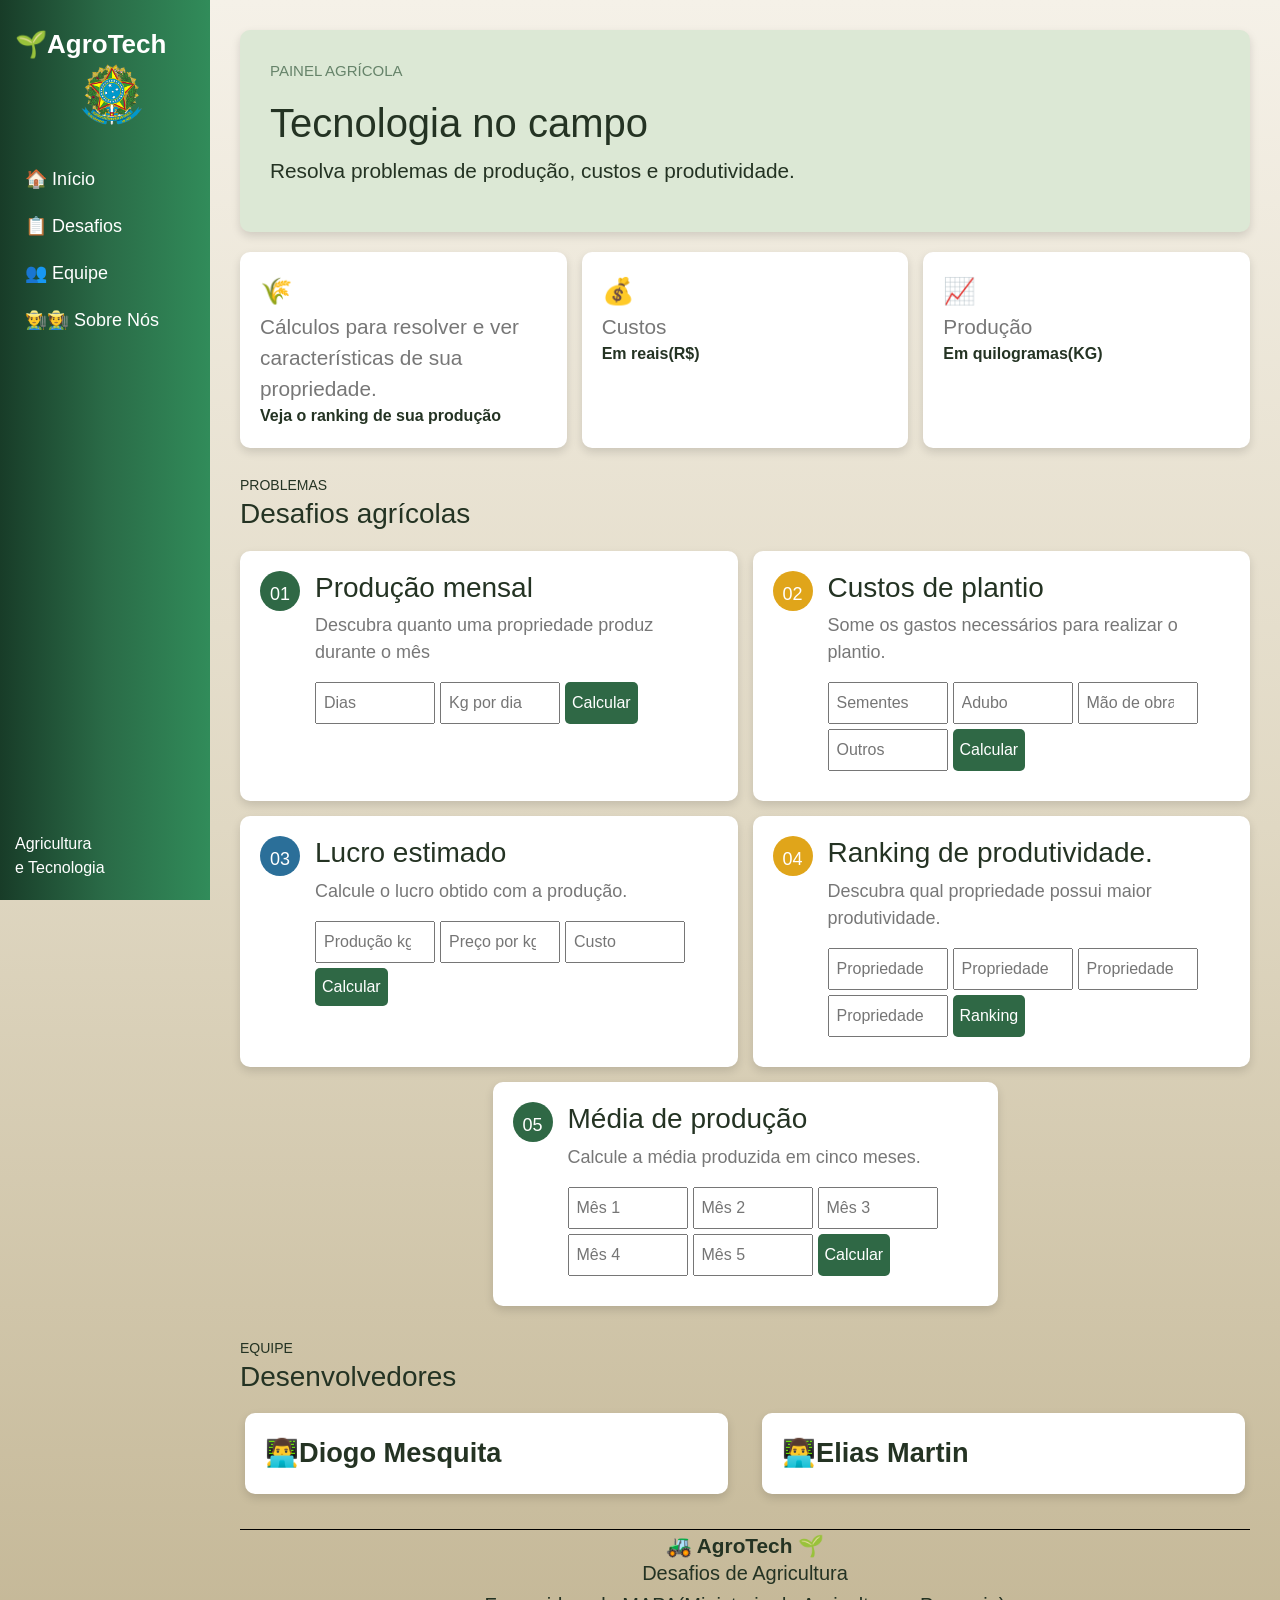
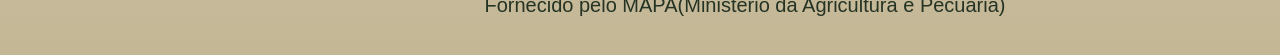
<file: index.html>
<!DOCTYPE html>
<html lang="pt-BR">
<head>
    <meta charset="UTF-8">
    <meta name="viewport" content="width=device-width, initial-scale=1.0">
    <title>AgroTech</title>
    <!-- CSS -->
    <link href="https://cdn.jsdelivr.net/npm/bootstrap@5.3.3/dist/css/bootstrap.min.css" rel="stylesheet">
    <link rel="stylesheet" href="style.css">
</head>
<body>
    <!-- MENU LATERAL -->
  
    <aside class="menu">
        <div class="logo">🌱<span>AgroTech</span>
          <img src="MAPA.png" id="mapa"> 
        </div>
        <nav>
            <a href="#inicio">🏠 Início</a>
            <a href="#desafios">📋 Desafios</a>
            <a href="#equipe">👥 Equipe</a>
            <a href="sobreNos.html">👨‍🌾🧑‍🌾 Sobre Nós</a>
        </nav>
        <div class="menu-final">Agricultura<br>e Tecnologia</div>
    </aside>

    <!-- ÁREA PRINCIPAL -->
    <main class="conteudo" id="inicio">
        <!-- CABEÇALHO -->
      
        <header>
            <p class="pequeno">PAINEL AGRÍCOLA</p>
            <h1>Tecnologia no campo</h1>
            <p>Resolva problemas de produção, custos e produtividade.</p>
        </header>

        <!-- INDICADORES -->
        <section class="indicadores">
            <div class="indicador">
                <span>🌾</span>
                <div>
                    <small>Cálculos para resolver e ver características de sua propriedade.</small>
                    <strong>Veja o ranking de sua produção</strong>
                </div>
            </div>
            
            <div class="indicador">
                <span>💰</span>
                <div>
                    <small>Custos</small>
                    <strong>Em reais(R$)</strong>
                </div>
            </div>

            <div class="indicador">
                <span>📈</span>
                <div>
                    <small>Produção</small>
                    <strong>Em quilogramas(KG)</strong>
                </div>
            </div>
        </section>

        <!-- DESAFIOS -->
        <section id="desafios">
            <div class="titulo">
                <div>
                    <small>PROBLEMAS</small>
                    <h2>Desafios agrícolas</h2>
                </div>
            </div>

            <div class="desafios">
                <!-- DESAFIO 1 -->

                <div class="desafio">
                    <div class="numero">01</div>
                    <div class="descricao">
                        <h3>Produção mensal</h3>
                        <p>Descubra quanto uma propriedade produz durante o mês</p>
                        <div class="form">
                            <input type="number" id="dias" placeholder="Dias">
                            <input type="number" id="producaoDia" placeholder="Kg por dia">
                          
                            <button onclick="producao()"> Calcular </button>
                        </div>
                        <div id="resultado1" class="resultado"></div>
                    </div>
                </div>

                <!-- DESAFIO 2 -->
                <div class="desafio">
                    <div class="numero amarelo">02</div>
                    <div class="descricao">
                        <h3>Custos de plantio</h3>
                        <p>Some os gastos necessários para realizar o plantio.</p>
                        <div class="form">
                            <input type="number" id="sementes" placeholder="Sementes">
                            <input type="number" id="adubo" placeholder="Adubo">
                            <input type="number" id="maoObra" placeholder="Mão de obra">
                            <input type="number" id="outros" placeholder="Outros">

                          <button onclick="custos()">Calcular</button>
                        </div>
                        <div id="resultado2" class="resultado"></div>
                    </div>
                </div>

                <!-- DESAFIO 3 -->
                <div class="desafio">
                    <div class="numero azul">03</div>
                    <div class="descricao">
                        <h3>Lucro estimado</h3>
                        <p>Calcule o lucro obtido com a produção.</p>
                        <div class="form">
                            <input type="number" id="quantidade" placeholder="Produção kg">
                            <input type="number" id="preco"placeholder="Preço por kg">
                            <input type="number" id="custo" placeholder="Custo">
                          
                          <button onclick="lucro()">Calcular</button>
                        </div>
                        <div id="resultado3" class="resultado"></div>
                    </div>
                </div>

                <!-- DESAFIO 4 -->
                <div class="desafio">
                    <div class="numero amarelo">04</div>
                    <div class="descricao">
                        <h3>Ranking de produtividade.</h3>
                        <p>Descubra qual propriedade possui maior produtividade.</p>
                        <div class="form">
                            <input type="number" id="p1" placeholder="Propriedade 1">
                            <input type="number" id="p2" placeholder="Propriedade 2">
                            <input type="number" id="p3" placeholder="Propriedade 3">
                            <input type="number" id="p4" placeholder="Propriedade 4">

                            <button onclick="ranking()">Ranking</button>
                        </div>
                        <div id="resultado4" class="resultado"></div>
                    </div>
                </div>

                <!-- DESAFIO 5 -->
                <div class="desafio desafio5">
                    <div class="numero">05</div>
                    <div class="descricao">
                        <h3>Média de produção</h3>
                        <p>Calcule a média produzida em cinco meses.</p>
                        <div class="form">
                            <input type="number" id="m1" placeholder="Mês 1">
                            <input type="number" id="m2" placeholder="Mês 2">
                            <input type="number" id="m3" placeholder="Mês 3">
                            <input type="number" id="m4" placeholder="Mês 4">
                            <input type="number" id="m5" placeholder="Mês 5">

                            <button onclick="media()">Calcular</button>
                        </div>
                        <div id="resultado5" class="resultado"></div>
                    </div>
                </div>
            </div>
        </section>

        <!-- EQUIPE -->
        <section id="equipe" class="equipe">
            <div class="titulo">
                <div>
                    <small>EQUIPE</small>
                    <h2>Desenvolvedores</h2>
                </div>
            </div>

            <div class="row">
        
                <div class="col-md-6">
                    <div class="pessoa">👨‍💻<strong>Diogo Mesquita</strong></div>
                </div>

                <div class="col-md-6">
                    <div class="pessoa">👨‍💻<strong>Elias Martin</strong></div>
                    </div>
                </div>
        </section>

        <!-- RODAPÉ -->
        <footer>
            <strong>🚜 AgroTech 🌱</strong>
            <h5>Desafios de Agricultura</h5>
            <h5> Fornecido pelo MAPA(Ministerio da Agricultura e Pecuaria)</h5>
        </footer>
    </main>

    <!-- Javascript -->
    <script src="https://cdn.jsdelivr.net/npm/bootstrap@5.3.3/dist/js/bootstrap.bundle.min.js"></script>
    <script src="script.js"></script>

</body>
</html>
</file>
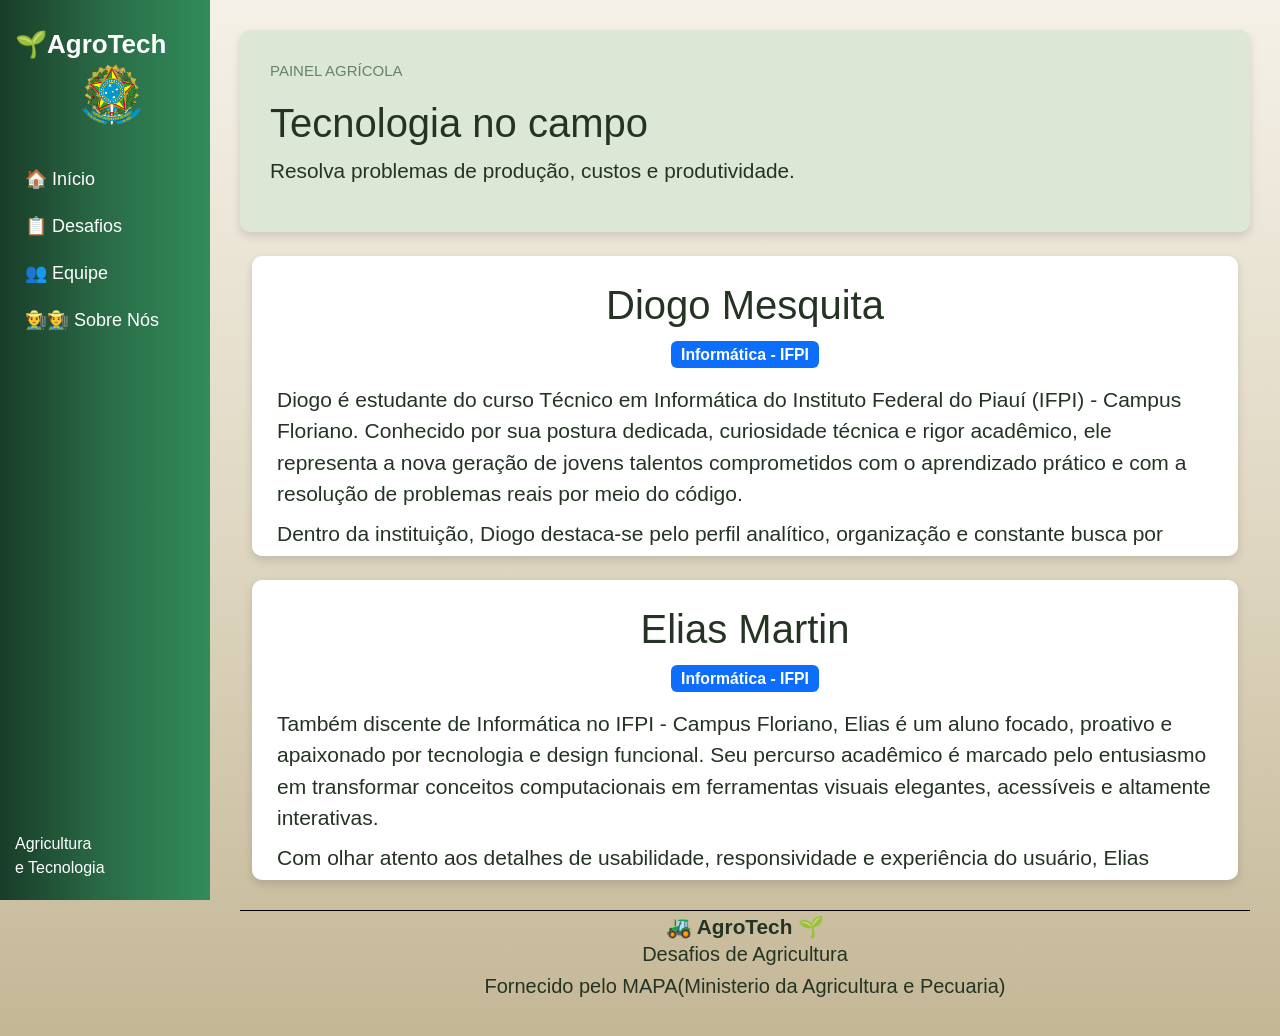
<file: sobreNos.html>
<!DOCTYPE html>
<html lang="pt-BR">

<head>
    <meta charset="UTF-8">
    <meta name="viewport" content="width=device-width, initial-scale=1.0">

    <title>Sobre nós</title>

    <!-- CSS -->
    <link href="https://cdn.jsdelivr.net/npm/bootstrap@5.3.3/dist/css/bootstrap.min.css" rel="stylesheet">
    <link rel="stylesheet" href="style.css">
</head>
<body>

    <!-- MENU LATERAL -->
    <aside class="menu">
        <div class="logo">
            🌱<span>AgroTech</span>
            <img src="MAPA.png" id="mapa">
        </div>

        <nav>
            <a href="index.html">🏠 Início</a>
            <a href="#desafios">📋 Desafios</a>
            <a href="#equipe">👥 Equipe</a>
            <a href="sobreNos.html">👨‍🌾🧑‍🌾 Sobre Nós</a>
        </nav>

        <div class="menu-final">Agricultura<br> e Tecnologia</div>
    </aside>

    <!-- ÁREA PRINCIPAL -->
    <main class="conteudo" id="inicio">
        <!-- CABEÇALHO -->
        <header>

            <p class="pequeno">PAINEL AGRÍCOLA</p>
            <h1>Tecnologia no campo</h1>
            <p>
                Resolva problemas de produção, custos e produtividade.
            </p>
        </header>

        <!-- CAIXA COM ROLAGEM -->
        <div class="container mt-4">
            <div class="caixa-rolagem">
                <!-- 1. DIOGO -->
                <div class="conteudo-caixa">
                    <div class="d-flex flex-column flex-sm-row align-items-center align-items-sm-start gap-3 mb-2">
                        <div>
                            <h1>Diogo Mesquita</h1>
                            <div class="text-center mb-2">
                                <span class="badge bg-primary mb-2">
                                    Informática - IFPI
                                </span>
                            </div>

                            <p class="mb-2">
                                Diogo é estudante do curso Técnico em Informática
                                do Instituto Federal do Piauí (IFPI) - Campus
                                Floriano. Conhecido por sua postura dedicada,
                                curiosidade técnica e rigor acadêmico, ele
                                representa a nova geração de jovens talentos
                                comprometidos com o aprendizado prático e com a
                                resolução de problemas reais por meio do código.
                            </p>
                            <p class="mb-2">
                                Dentro da instituição, Diogo destaca-se pelo perfil
                                analítico, organização e constante busca por entender
                                as melhores práticas de desenvolvimento web e arquitetura
                                de sistemas. Ao aplicar seus conhecimentos acadêmicos
                                na estruturação do ambiente digital da AgroTechPiauí,
                                ele une a teoria absorvida nas salas e laboratórios
                                do IFPI à prática profissional.
                            </p>
                        </div>
                    </div>
                </div>
            </div>
        </div>
              
          <!-- CAIXA COM ROLAGEM -->
          <div class="container mt-4">
             <div class="caixa-rolagem">
                <!-- 2. Elias-->
                <div class="conteudo-caixa">
                    <div class="d-flex flex-column flex-sm-row align-items-center align-items-sm-start gap-3 mb-2">
                        <div>
                            <h1>Elias Martin</h1>
                            <div class="text-center mb-2">
                                <span class="badge bg-primary mb-2">
                                    Informática - IFPI
                                </span>
                            </div>

                            <p class="mb-2">
                                Também discente de Informática no IFPI - Campus
                                Floriano, Elias é um aluno focado, proativo e
                                apaixonado por tecnologia e design funcional.
                                Seu percurso acadêmico é marcado pelo entusiasmo
                                em transformar conceitos computacionais em
                                ferramentas visuais elegantes, acessíveis e
                                altamente interativas.
                            </p>
                            <p class="mb-2">
                                Com olhar atento aos detalhes de usabilidade,
                                responsividade e experiência do usuário, Elias dedica
                                suas horas de estudo e desenvolvimento para garantir
                                que a presença digital da AgroTech seja moderna e
                                eficiente em qualquer dispositivo.
                            </p>
                        </div>
                    </div>
                </div>
            </div>
        </div>


        <!-- RODAPÉ -->
        <footer>

            <strong>🚜 AgroTech 🌱</strong>
            <h5>Desafios de Agricultura</h5>
            <h5>Fornecido pelo MAPA(Ministerio da Agricultura e Pecuaria)</h5>  
        </footer>
    </main>

    <!-- Bootstrap -->
    <script src="https://cdn.jsdelivr.net/npm/bootstrap@5.3.3/dist/js/bootstrap.bundle.min.js"></script>
    
</body>
</html>
</file>
<file: style.css>
body {
    font-family: Arial;
    background: linear-gradient(#f5f1e8,#e0d8c3,#c4b796);
    color: #243323;
}

/* MENU */

.menu {
    position: fixed;
    width: 210px;
    height: 100%;
    padding: 25px 15px;
    background: linear-gradient(90deg, #183c28, #2a6b47, #318c5a);
    color: white;
}

.logo {
    font-size: 26px;
    font-weight: bold;
    margin-bottom: 30px;
}

.menu a {
    display: block;
    padding: 10px;
    color: white;
    text-decoration: none;
    font-size: 18px;
}

.menu a:hover {
    background: #2f6845;
}

.menu-final {
    position: absolute;
    bottom: 20px;
    font-size: 16px;
}

/* CONTEÚDO */

.conteudo {
    margin-left: 210px;
    padding: 30px;
}

header {
    padding: 30px;
    background: #dce8d5;
    border-radius: 10px;
    box-shadow: 0 4px 10px #0002;
    transition: 0.3s;
}

header:hover {
    transform: translateY(-5px);
    box-shadow: 0 8px 15px #0003;
}

header h1 {
    font-size: 40px;
}

.pequeno {
    color: #66836a;
    font-size: 15px;
}

header p {
    font-size: 1.3rem;
}

/* CARDS */

.indicadores,
.desafios {
    display: flex;
    gap: 15px;
    margin: 20px 0;
}

.indicador,
.desafio {
    background: white;
    padding: 20px;
    border-radius: 10px;
    box-shadow: 0 4px 10px #0002;
    transition: 0.3s;
}

.indicador:hover,
.desafio:hover {
    transform: translateY(-5px);
    box-shadow: 0 8px 15px #0003;
}

.pessoa {
    background: white;
    padding: 20px;
    border-radius: 10px;
    font-size: 1.7rem;
    box-shadow: 0 4px 10px #0002;
    transition: 0.3s;
    margin: 5px;
}

.pessoa:hover {
    transform: translateY(-5px);
    box-shadow: 0 8px 15px #0003;
}

.indicador {
    flex: 1;
}

.indicador span {
    font-size: 26px;
}

.indicador small {
    display: block;
    color: #777;
    font-size: 1.3rem;
}

/* TÍTULOS */

.titulo {
    margin: 25px 0 15px;
}

.titulo h2 {
    font-size: 28px;
}

/* DESAFIOS */

.desafios {
    display: grid;
    grid-template-columns: 1fr 1fr;
}

.desafio {
    display: flex;
    gap: 15px;
}

.numero {
    min-width: 40px;
    height: 40px;
    padding: 10px;
    background: #2f6845;
    color: white;
    border-radius: 50%;
    font-size: 18px;
}

.amarelo {
    background: #e0a51a;
}

.azul{
    background: #2b6f99
}
.descricao {
    width: 100%;
}

.descricao p {
    color: #777;
    font-size: 18px;
}

.desafio5 {
    grid-column: 1 / 3;
    width: 50%;
    margin: auto;
}

/* FORMULÁRIOS */

.form {
    display: flex;
    flex-wrap: wrap;
    gap: 5px;
}

input,button {
    padding: 7px;
    font-size: 16px;
}

input {
    width: 120px;
}

button {
    background: #2f6845;
    color: white;
    border: 0;
    border-radius: 5px;

}

button:hover {
    background: #183c28;
}

.resultado {
    margin-top: 10px;
    color: #2f6845;
    font-size: 18px;
}

/* EQUIPE E RODAPÉ */

.equipe {
    margin-top: 30px;
}

footer {
    margin-top: 30px;
    font-size: 1.3rem;
    border-top: 1px solid black;
    text-align: center;
}

.caixa-rolagem {
    height: 300px;
    overflow-y: auto;
    background: white;
    padding: 25px;
    border-radius: 10px;
    box-shadow: 0 4px 10px #0002;
    transition: 0.3s;
}

.caixa-rolagem:hover {
    transform: translateY(-5px);
    box-shadow: 0 8px 15px #0003;
}

.conteudo-caixa {
    padding-bottom: 25px;
    margin-bottom: 25px;
    font-size: 21px;
}

.conteudo-caixa h1 {
    text-align: center;
}

/* CELULAR */

@media (max-width: 768px) {
    .menu {
        position: static;
        width: 100%;
        height: auto;
    }

    .menu-final {
        display: none;
    }

    .menu nav {
        display: flex;
    }

    .conteudo {
        margin: 0;
        padding: 20px;
    }

    .indicadores,
    .desafios {
        display: block;
    }

    .indicador,
    .desafio {
        margin-bottom: 15px;
    }

    .desafio5 {
        width: 100%;
        grid-column: auto;
    }

    button {
        margin: 0px 0px 0px 85px;
    }
}

#mapa{
  margin-left: 2.5em;
  height: 62px;
}
</file>
